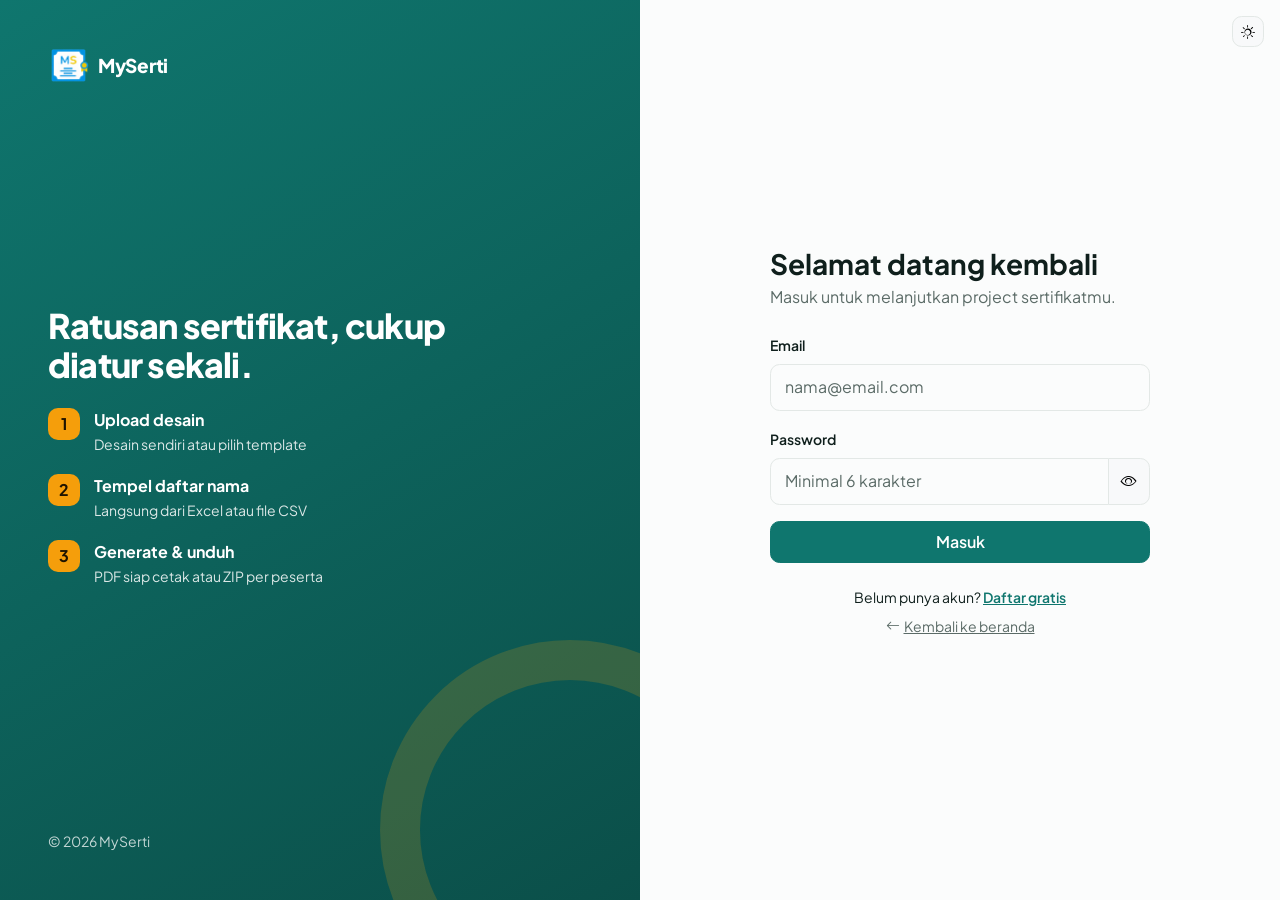
<file: login.html>
<!doctype html>
<html lang="id">
<head>
<meta charset="utf-8">
<meta name="viewport" content="width=device-width,initial-scale=1">
<title>Masuk | MySerti</title>
<link rel="icon" href="img/logo.webp">
<link rel="stylesheet" href="vendor/bootstrap/css/bootstrap.min.css">
<link rel="stylesheet" href="https://cdn.jsdelivr.net/npm/bootstrap-icons@1.11.3/font/bootstrap-icons.min.css">
<link rel="stylesheet" href="css/style.css">
<script src="js/theme.js"></script>
<style>
.auth { min-height: 100vh; display: grid; grid-template-columns: 1fr 1fr; }
.auth-side { background: linear-gradient(150deg, #0f766e, #0b4f49); color: #fff; padding: 48px; display: flex; flex-direction: column; justify-content: space-between; position: relative; overflow: hidden; }
.auth-side::after { content: ""; position: absolute; width: 380px; height: 380px; border-radius: 50%; border: 40px solid rgb(245 158 11 / .18); right: -120px; bottom: -120px; }
.auth-side .logo, .auth-side .logo:hover, .auth-side .logo b, .auth-side .logo span { color: #fff; }
.auth-side h2 { font-weight: 800; font-size: 34px; line-height: 1.15; letter-spacing: -.8px; max-width: 420px; }
.auth-step { display: flex; gap: 14px; align-items: flex-start; margin-bottom: 18px; position: relative; z-index: 1; }
.auth-step b { width: 32px; height: 32px; border-radius: 10px; background: #f59e0b; color: #1f1400; display: grid; place-items: center; flex: none; }
.auth-step span { opacity: .85; font-size: 14px; }
.auth-form { display: flex; align-items: center; justify-content: center; padding: 32px 20px; position: relative; }
.auth-card { width: 100%; max-width: 380px; }
.auth-card .form-control { padding: .65rem .85rem; }
@media (max-width: 900px) { .auth { grid-template-columns: 1fr; } .auth-side { display: none; } }
</style>
</head>
<body>
<main class="auth">
  <!-- panel kiri: penjelasan singkat -->
  <section class="auth-side">
    <a class="logo" href="index.html"><img src="img/logo.webp" alt=""><b>My<span>Serti</span></b></a>
    <div>
      <h2 class="mb-4">Ratusan sertifikat, cukup diatur sekali.</h2>
      <div class="auth-step"><b>1</b><div><div class="fw-bold">Upload desain</div><span>Desain sendiri atau pilih template</span></div></div>
      <div class="auth-step"><b>2</b><div><div class="fw-bold">Tempel daftar nama</div><span>Langsung dari Excel atau file CSV</span></div></div>
      <div class="auth-step"><b>3</b><div><div class="fw-bold">Generate &amp; unduh</div><span>PDF siap cetak atau ZIP per peserta</span></div></div>
    </div>
    <small class="opacity-75">&copy; <span id="year"></span> MySerti</small>
  </section>

  <!-- panel kanan: form -->
  <section class="auth-form">
    <div class="position-absolute top-0 end-0 p-3" data-theme-toggle></div>
    <div class="auth-card">
      <a class="logo d-lg-none mb-4" href="index.html"><img src="img/logo.webp" alt=""><b>My<span>Serti</span></b></a>
      <h1 class="h3 fw-bold mb-1" id="title">Selamat datang kembali</h1>
      <p class="text-muted mb-4" id="subtitle">Masuk untuk melanjutkan project sertifikatmu.</p>
      <form id="form" novalidate>
        <div id="nameRow" class="mb-3 d-none">
          <label for="name" class="form-label small fw-semibold">Nama</label>
          <input id="name" class="form-control" autocomplete="name" placeholder="Nama lengkap">
        </div>
        <div class="mb-3">
          <label for="email" class="form-label small fw-semibold">Email</label>
          <input id="email" type="email" class="form-control" autocomplete="email" placeholder="nama@email.com" required>
        </div>
        <div class="mb-3">
          <label for="pw" class="form-label small fw-semibold">Password</label>
          <div class="input-group">
            <input id="pw" type="password" class="form-control" autocomplete="current-password" required minlength="6" placeholder="Minimal 6 karakter">
            <button class="btn btn-light border" type="button" id="showPw" aria-label="Tampilkan password"><i class="bi bi-eye"></i></button>
          </div>
        </div>
        <button class="btn btn-primary w-100 py-2" id="submit">Masuk</button>
        <div class="text-danger small mt-2" id="err" role="alert"></div>
      </form>
      <p class="text-center small mt-4 mb-0" id="alt"></p>
      <p class="text-center small mt-2"><a href="index.html" class="text-muted"><i class="bi bi-arrow-left me-1"></i>Kembali ke beranda</a></p>
    </div>
  </section>
</main>
<script src="vendor/bootstrap/js/bootstrap.bundle.min.js"></script>
<script src="js/common.js"></script>
<script>
let register = location.hash === '#register';
const $ = id => document.getElementById(id);
$('year').textContent = new Date().getFullYear();
function view() {
  $('title').textContent = register ? 'Buat akun baru' : 'Selamat datang kembali';
  $('subtitle').textContent = register ? 'Gratis, dan langsung bisa membuat sertifikat.' : 'Masuk untuk melanjutkan project sertifikatmu.';
  $('nameRow').classList.toggle('d-none', !register);
  $('pw').autocomplete = register ? 'new-password' : 'current-password';
  $('submit').textContent = register ? 'Buat akun' : 'Masuk';
  $('alt').innerHTML = register ? 'Sudah punya akun? <a href="#" id="sw" class="fw-semibold">Masuk</a>' : 'Belum punya akun? <a href="#" id="sw" class="fw-semibold">Daftar gratis</a>';
  $('sw').onclick = e => { e.preventDefault(); register = !register; history.replaceState(null, '', register ? '#register' : '#'); view(); };
  $('err').textContent = '';
}
view();
$('showPw').onclick = () => { const t = $('pw').type === 'password'; $('pw').type = t ? 'text' : 'password'; $('showPw').innerHTML = `<i class="bi bi-eye${t ? '-slash' : ''}"></i>`; };
$('form').onsubmit = async e => {
  e.preventDefault();
  $('submit').disabled = true; $('err').textContent = '';
  try {
    const body = { email: $('email').value, password: $('pw').value };
    if (register) body.name = $('name').value;
    await api(register ? '/api/auth/register' : '/api/auth/login', { body, noRedirect: true });
    location.href = 'app.html';
  } catch (er) { $('err').textContent = er.message; }
  $('submit').disabled = false;
};
</script>
</body>
</html>
</file>
<file: css/style.css>
/* MySerti — gaya utama di atas Bootstrap 5.3.8
   Warna utama: hijau toska (teal) + aksen kuning amber. Font: Plus Jakarta Sans.
   Mendukung tema terang & gelap lewat atribut data-bs-theme (diatur js/theme.js). */

@import url("https://fonts.googleapis.com/css2?family=Plus+Jakarta+Sans:wght@400;500;600;700;800&display=swap");

/* warna tema terang (bawaan) */
:root, [data-bs-theme="light"] {
  --sk-primary: #0f766e;
  --sk-primary-hover: #0b5f58;
  --sk-primary-soft: #99e2d6;
  --sk-primary-tint: #e6f5f2;
  --sk-accent: #f59e0b;
  --sk-accent-tint: #fef3c7;
  --sk-line: #e3e8e6;
  --sk-panel: #f4f7f6;
  --sk-surface: #ffffff;
  --sk-text: #0f1f1c;
  --sk-muted: #5b6b67;
  --sk-sel: #e6f5f2;
  --sk-hover: #f0f5f4;
  --sk-canvas: #e9eeec;
  --sk-chip-bg: #e6f5f2;
  --sk-chip-line: #a7dcd2;
  --sk-chip-text: #0b5f58;
  --sk-shadow: 0 1px 2px rgb(15 31 28 / .05), 0 8px 24px rgb(15 31 28 / .06);
  --bs-primary: #0f766e;
  --bs-primary-rgb: 15, 118, 110;
  --bs-link-color: #0f766e;
  --bs-link-color-rgb: 15, 118, 110;
  --bs-link-hover-color: #0b5f58;
  --bs-link-hover-color-rgb: 11, 95, 88;
  --bs-body-bg: #fbfcfc;
  --bs-body-color: #0f1f1c;
  --bs-secondary-color: #5b6b67;
  --bs-border-color: #e3e8e6;
  --bs-border-radius: .6rem;
  --bs-border-radius-lg: .9rem;
  --bs-body-font-family: "Plus Jakarta Sans", system-ui, -apple-system, "Segoe UI", sans-serif;
  --bs-focus-ring-color: rgb(15 118 110 / .25);
}

/* warna tema gelap */
[data-bs-theme="dark"] {
  --sk-primary: #2bb3a3;
  --sk-primary-hover: #3fcab9;
  --sk-primary-soft: #1f6f66;
  --sk-primary-tint: #12302c;
  --sk-accent: #fbbf24;
  --sk-accent-tint: #3a2e10;
  --sk-line: #24302e;
  --sk-panel: #121a19;
  --sk-surface: #172120;
  --sk-text: #e4ecea;
  --sk-muted: #93a6a2;
  --sk-sel: #12302c;
  --sk-hover: #1c2826;
  --sk-canvas: #0b1110;
  --sk-chip-bg: #12302c;
  --sk-chip-line: #1f5a52;
  --sk-chip-text: #9fe6db;
  --sk-shadow: 0 1px 2px rgb(0 0 0 / .3), 0 8px 24px rgb(0 0 0 / .25);
  --bs-body-bg: #0e1514;
  --bs-body-bg-rgb: 14, 21, 20;
  --bs-body-color: #e4ecea;
  --bs-secondary-color: #93a6a2;
  --bs-tertiary-bg: #172120;
  --bs-secondary-bg: #1c2826;
  --bs-border-color: #24302e;
  --bs-primary: #2bb3a3;
  --bs-primary-rgb: 43, 179, 163;
  --bs-link-color: #4fd1c1;
  --bs-link-color-rgb: 79, 209, 193;
  --bs-link-hover-color: #7ee3d6;
  color-scheme: dark;
}
/* utilitas "terang" Bootstrap disesuaikan di tema gelap */
[data-bs-theme="dark"] .bg-white { background-color: var(--sk-surface) !important; }
[data-bs-theme="dark"] .bg-light { background-color: var(--sk-panel) !important; }
[data-bs-theme="dark"] .text-bg-light { background-color: var(--sk-hover) !important; color: var(--sk-text) !important; }
[data-bs-theme="dark"] .table-light { --bs-table-bg: var(--sk-panel); --bs-table-color: var(--sk-text); --bs-table-border-color: var(--sk-line); }
[data-bs-theme="dark"] .btn-light { --bs-btn-bg: var(--sk-surface); --bs-btn-color: var(--sk-text); --bs-btn-border-color: var(--sk-line); --bs-btn-hover-bg: var(--sk-hover); --bs-btn-hover-color: var(--sk-text); --bs-btn-hover-border-color: var(--sk-line); --bs-btn-active-bg: var(--sk-sel); --bs-btn-active-color: var(--sk-text); --bs-btn-active-border-color: var(--sk-line); }
[data-bs-theme="dark"] .card { --bs-card-bg: var(--sk-surface); --bs-card-border-color: var(--sk-line); }
[data-bs-theme="dark"] .modal { --bs-modal-bg: var(--sk-surface); }
[data-bs-theme="dark"] .dropdown-menu { --bs-dropdown-bg: var(--sk-surface); --bs-dropdown-border-color: var(--sk-line); }
[data-bs-theme="dark"] .list-group { --bs-list-group-bg: var(--sk-surface); --bs-list-group-border-color: var(--sk-line); }
[data-bs-theme="dark"] .accordion { --bs-accordion-bg: var(--sk-surface); --bs-accordion-border-color: var(--sk-line); }

/* tombol & komponen dasar */
.btn { font-weight: 600; border-radius: .6rem; }
.btn-primary {
  --bs-btn-bg: var(--sk-primary); --bs-btn-border-color: var(--sk-primary);
  --bs-btn-hover-bg: var(--sk-primary-hover); --bs-btn-hover-border-color: var(--sk-primary-hover);
  --bs-btn-active-bg: var(--sk-primary-hover); --bs-btn-active-border-color: var(--sk-primary-hover);
  --bs-btn-disabled-bg: var(--sk-primary); --bs-btn-disabled-border-color: var(--sk-primary);
  --bs-btn-color: #fff; --bs-btn-hover-color: #fff; --bs-btn-active-color: #fff;
}
[data-bs-theme="dark"] .btn-primary { --bs-btn-color: #062320; --bs-btn-hover-color: #062320; --bs-btn-active-color: #062320; }
.btn-outline-primary {
  --bs-btn-color: var(--sk-primary); --bs-btn-border-color: var(--sk-primary);
  --bs-btn-hover-bg: var(--sk-primary); --bs-btn-hover-border-color: var(--sk-primary); --bs-btn-hover-color: #fff;
  --bs-btn-active-bg: var(--sk-primary); --bs-btn-active-border-color: var(--sk-primary); --bs-btn-active-color: #fff;
}
.btn-accent { --bs-btn-bg: var(--sk-accent); --bs-btn-border-color: var(--sk-accent); --bs-btn-color: #1f1400; --bs-btn-hover-bg: #e08e06; --bs-btn-hover-border-color: #e08e06; --bs-btn-hover-color: #1f1400; }
.text-bg-primary { background-color: var(--sk-primary) !important; }
.form-control:focus, .form-select:focus { border-color: var(--sk-primary); box-shadow: 0 0 0 .2rem var(--bs-focus-ring-color); }
.form-check-input:checked { background-color: var(--sk-primary); border-color: var(--sk-primary); }
.card { border-color: var(--sk-line); border-radius: .9rem; }
.progress-bar { background-color: var(--sk-primary); }

/* logo */
.logo { display: inline-flex; align-items: center; gap: 8px; font-weight: 800; font-size: 19px; color: var(--sk-text); text-decoration: none; letter-spacing: -.3px; }
.logo:hover { color: var(--sk-text); }
/* gambar logo: dipotong ke bagian lambang saja (tulisan MySerti di bawahnya diganti teks HTML) */
.logo img { width: 42px; height: auto; aspect-ratio: 1 / .8; object-fit: cover; object-position: top; }
.logo b { color: #0494e6; }
.logo span { color: #f2c800; }

/* tombol tema */
.sk-theme .dropdown-item.active { background: var(--sk-sel); color: var(--sk-text); font-weight: 600; }

/* layout aplikasi (menu atas) */
.sk-topbar { background: var(--sk-surface); border-bottom: 1px solid var(--sk-line); position: sticky; top: 0; z-index: 1030; }
.sk-topbar .nav-link { color: var(--sk-muted); font-weight: 600; font-size: 14px; padding: .5rem .9rem !important; border-radius: .6rem; display: flex; align-items: center; gap: 8px; }
.sk-topbar .nav-link:hover { color: var(--sk-text); background: var(--sk-hover); }
.sk-topbar .nav-link.active { color: var(--sk-primary); background: var(--sk-primary-tint); }
.sk-avatar { width: 30px; height: 30px; border-radius: 50%; background: var(--sk-accent); color: #1f1400; display: grid; place-items: center; font-size: 13px; font-weight: 800; flex: none; }
.sk-main { padding: 28px 0 72px; }
.sk-wrap { max-width: 1080px; margin: 0 auto; padding: 0 16px; }
.sk-notif .dropdown-menu { width: 330px; max-height: 420px; overflow: auto; }
.sk-notif .unread { background: var(--sk-sel); }

/* dashboard */
.sk-hello { font-weight: 800; letter-spacing: -.5px; }
.sk-start { display: grid; grid-template-columns: 1.6fr 1fr; gap: 16px; }
.sk-option { position: relative; background: var(--sk-surface); border: 1px solid var(--sk-line); border-radius: 1rem; padding: 20px; display: flex; gap: 14px; align-items: flex-start; cursor: pointer; text-align: left; color: var(--sk-text); width: 100%; transition: border-color .15s, box-shadow .15s, transform .15s; box-shadow: var(--sk-shadow); }
.sk-option:hover, .sk-option:focus-visible { border-color: var(--sk-primary); transform: translateY(-2px); }
.sk-option .ico { width: 44px; height: 44px; border-radius: 12px; background: var(--sk-primary-tint); color: var(--sk-primary); display: grid; place-items: center; font-size: 20px; flex: none; }
.sk-option h3 { font-size: 16px; font-weight: 700; margin: 0 0 4px; }
.sk-option p { font-size: 13px; color: var(--sk-muted); margin: 0; }
.sk-drop { grid-row: span 2; flex-direction: column; align-items: center; justify-content: center; text-align: center; border: 2px dashed var(--sk-chip-line); background: var(--sk-primary-tint); min-height: 220px; box-shadow: none; }
.sk-drop .ico { width: 60px; height: 60px; font-size: 28px; background: var(--sk-surface); }
.sk-drop.over { border-color: var(--sk-primary); border-style: solid; }
.sk-steps { display: flex; gap: 8px; flex-wrap: wrap; justify-content: center; margin-top: 10px; }
.sk-steps span { font-size: 12px; font-weight: 600; color: var(--sk-primary); background: var(--sk-surface); border-radius: 99px; padding: 3px 10px; }
.sk-proj { border: 1px solid var(--sk-line); border-radius: .9rem; overflow: hidden; background: var(--sk-surface); position: relative; display: block; color: var(--sk-text); text-decoration: none; height: 100%; box-shadow: var(--sk-shadow); transition: transform .15s, border-color .15s; }
.sk-proj:hover { color: var(--sk-text); border-color: var(--sk-primary); transform: translateY(-2px); }
.sk-proj .thumb { height: 160px; background: var(--sk-panel) center/contain no-repeat; border-bottom: 1px solid var(--sk-line); }
.sk-proj .del { position: absolute; top: 8px; right: 8px; opacity: 0; }
.sk-proj:hover .del, .sk-proj .del:focus { opacity: 1; }
.sk-tpl { cursor: pointer; border-radius: .8rem; overflow: hidden; }
.sk-tpl:hover { border-color: var(--sk-primary) !important; }
.sk-tpl img { aspect-ratio: 2000 / 1414; object-fit: cover; }
.sk-empty { border: 1px dashed var(--sk-line); border-radius: .9rem; padding: 32px; text-align: center; color: var(--sk-muted); }

@media (max-width: 800px) {
  .sk-start { grid-template-columns: 1fr; }
  .sk-drop { grid-row: auto; min-height: 170px; }
  .sk-main { padding-top: 20px; }
}
</file>
